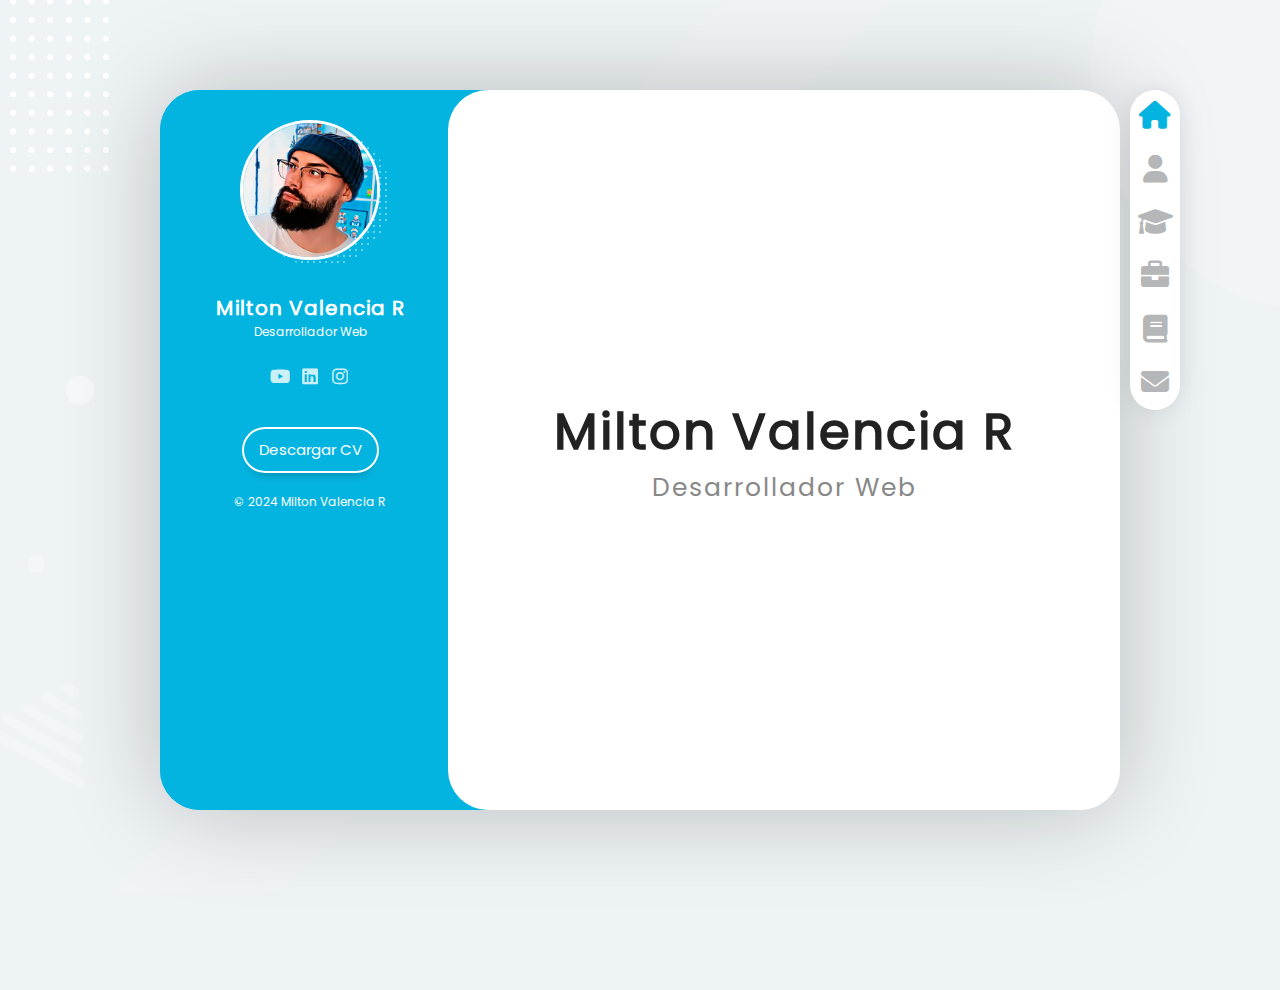
<file: index.html>
<!DOCTYPE html>
<html lang="es">
  <head>
    <meta charset="UTF-8" />
    <meta name="viewport" content="width=device-width, initial-scale=1.0" />
    <title>Portafolio - Milton Valencia</title>
    <link
      rel="stylesheet"
      href="assets/fonts/fontawesome-free-6.1.2-web/css/all.min.css"
    />
    <link rel="stylesheet" href="assets/fonts/poppins/poppins.css" />
    <link rel="stylesheet" href="/assets/css/reset.css" />
    <link rel="stylesheet" href="assets/css/style.css" />
  </head>

  <body>
    <!-- LAYOUT PRINCIPAL -->
    <div class="layout">
      <!-- Barra lateral (info de usuario) -->
      <aside class="layout__aside">
        <section class="aside__user-info">
          <!-- Información general de usuario -->
          <div class="user-info__general">
            <div class="user-info__container-image">
              <img
                src="assets/img/default-user.jpg"
                alt="user-photo"
                class="user-info__image"
              />
            </div>
            <h2 class="user-info__name">Milton Valencia R</h2>
            <h4 class="user-info__job">Desarrollador Web</h4>
          </div>

          <!-- Menu de navegación -->
          <nav class="layout__menu">
            <ul class="menu__list">
              <li class="menu__option">
                <a href="index.html" class="menu__link menu__link--active">
                  <i class="menu__icon fa-solid fa-house"></i>
                  <span class="menu__overlay">Home</span>
                </a>
              </li>
              <li class="menu__option">
                <a href="sobre-mi.html" class="menu__link">
                  <i class="menu__icon fa-solid fa-user"></i>
                  <span class="menu__overlay">Sobre mi</span>
                </a>
              </li>
              <li class="menu__option">
                <a href="estudios.html" class="menu__link">
                  <i class="menu__icon fa-solid fa-graduation-cap"></i>
                  <span class="menu__overlay">Estudios</span>
                </a>
              </li>
              <li class="menu__option">
                <a href="portafolio.html" class="menu__link">
                  <i class="menu__icon fa-solid fa-briefcase"></i>
                  <span class="menu__overlay">Portafolio</span>
                </a>
              </li>
              <li class="menu__option">
                <a href="blog.html" class="menu__link">
                  <i class="menu__icon fa-solid fa-book"></i>
                  <span class="menu__overlay">Blog</span>
                </a>
              </li>
              <li class="menu__option">
                <a href="contacto.html" class="menu__link">
                  <i class="menu__icon fa-solid fa-envelope"></i>
                  <span class="menu__overlay">Contacto</span>
                </a>
              </li>
            </ul>
          </nav>

          <!-- Redes sociales -->
          <div class="user-info__links">
            <ul class="links__social">
              <li class="social__option">
                <a href="#" class="social__link">
                  <i class="social__icon fa-brands fa-youtube"></i>
                </a>
              </li>
              <li class="social__option">
                <a href="#" class="social__link">
                  <i class="social__icon fa-brands fa-linkedin"></i>
                </a>
              </li>
              <li class="social__option">
                <a href="#" class="social__link">
                  <i class="social__icon fa-brands fa-instagram"></i>
                </a>
              </li>
            </ul>
          </div>

          <!-- Botón descargar hoja de vida -->
          <div class="user-info__buttons">
            <a href="#" class="user-info__btn"> Descargar CV </a>
          </div>

          <!-- Pie de pagina -->
          <footer class="user-info__footer">
            &copy; 2024 Milton Valencia R
          </footer>
        </section>
      </aside>

      <!-- Contenido Principal -->

      <main class="layout__content">
        <section class="content__page">
          <h1 class="page__name">Milton Valencia R</h1>
          <h2 class="page__job">Desarrollador Web</h2>
        </section>
      </main>
    </div>
  </body>
</html>
</file>
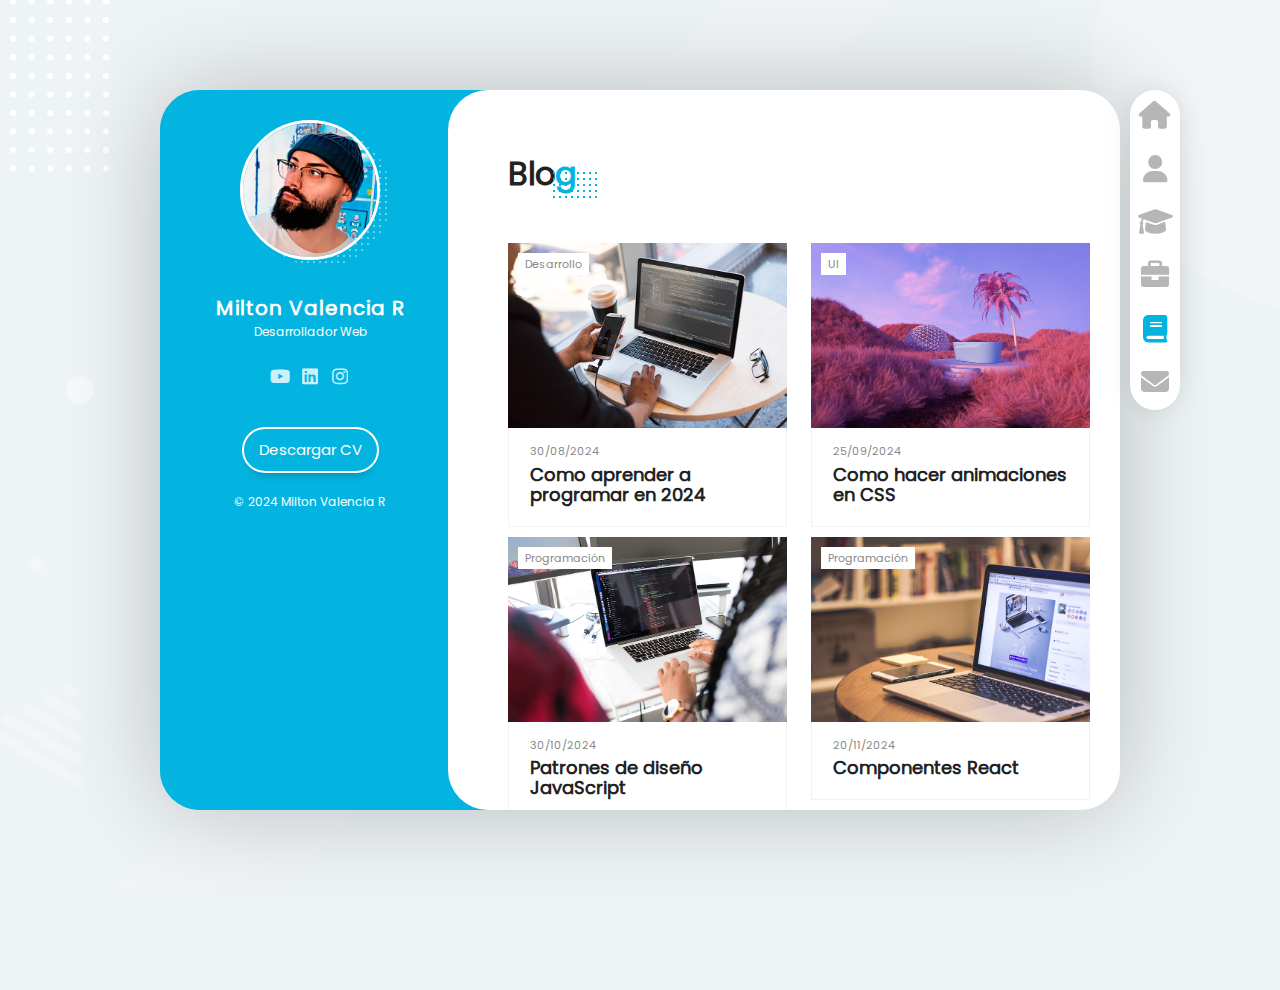
<file: blog.html>
<!DOCTYPE html>
<html lang="es">
  <head>
    <meta charset="UTF-8" />
    <meta name="viewport" content="width=device-width, initial-scale=1.0" />
    <title>Portafolio - Milton Valencia</title>
    <link
      rel="stylesheet"
      href="assets/fonts/fontawesome-free-6.1.2-web/css/all.min.css"
    />
    <link rel="stylesheet" href="assets/fonts/poppins/poppins.css" />
    <link rel="stylesheet" href="/assets/css/reset.css" />
    <link rel="stylesheet" href="assets/css/style.css" />
  </head>

  <body>
    <!-- LAYOUT PRINCIPAL -->
    <div class="layout">
      <!-- Barra lateral (info de usuario) -->
      <aside class="layout__aside">
        <section class="aside__user-info">
          <!-- Información general de usuario -->
          <div class="user-info__general">
            <div class="user-info__container-image">
              <img
                src="assets/img/default-user.jpg"
                alt="user-photo"
                class="user-info__image"
              />
            </div>
            <h2 class="user-info__name">Milton Valencia R</h2>
            <h4 class="user-info__job">Desarrollador Web</h4>
          </div>

          <!-- Menu de navegación -->
          <nav class="layout__menu">
            <ul class="menu__list">
              <li class="menu__option">
                <a href="index.html" class="menu__link">
                  <i class="menu__icon fa-solid fa-house"></i>
                  <span class="menu__overlay">Home</span>
                </a>
              </li>
              <li class="menu__option">
                <a href="sobre-mi.html" class="menu__link">
                  <i class="menu__icon fa-solid fa-user"></i>
                  <span class="menu__overlay">Sobre mi</span>
                </a>
              </li>
              <li class="menu__option">
                <a href="curriculum.html" class="menu__link">
                  <i class="menu__icon fa-solid fa-graduation-cap"></i>
                  <span class="menu__overlay">Curriculum</span>
                </a>
              </li>
              <li class="menu__option">
                <a href="portafolio.html" class="menu__link">
                  <i class="menu__icon fa-solid fa-briefcase"></i>
                  <span class="menu__overlay">Portafolio</span>
                </a>
              </li>
              <li class="menu__option">
                <a href="blog.html" class="menu__link menu__link--active">
                  <i class="menu__icon fa-solid fa-book"></i>
                  <span class="menu__overlay">Blog</span>
                </a>
              </li>
              <li class="menu__option">
                <a href="contacto.html" class="menu__link">
                  <i class="menu__icon fa-solid fa-envelope"></i>
                  <span class="menu__overlay">Contacto</span>
                </a>
              </li>
            </ul>
          </nav>

          <!-- Redes sociales -->
          <div class="user-info__links">
            <ul class="links__social">
              <li class="social__option">
                <a href="#" class="social__link">
                  <i class="social__icon fa-brands fa-youtube"></i>
                </a>
              </li>
              <li class="social__option">
                <a href="#" class="social__link">
                  <i class="social__icon fa-brands fa-linkedin"></i>
                </a>
              </li>
              <li class="social__option">
                <a href="#" class="social__link">
                  <i class="social__icon fa-brands fa-instagram"></i>
                </a>
              </li>
            </ul>
          </div>

          <!-- Botón descargar hoja de vida -->
          <div class="user-info__buttons">
            <a href="#" class="user-info__btn"> Descargar CV </a>
          </div>

          <!-- Pie de pagina -->
          <footer class="user-info__footer">
            &copy; 2024 Milton Valencia R
          </footer>
        </section>
      </aside>

      <!-- Contenido Principal -->

      <main class="layout__content">
        <section class="content__page content__blog">
          <!-- CONTENIDO SITIO WEB -->
          <header class="blog__header">
            <h1 class="blog__title">Blo<span class="title__color">g</span></h1>
          </header>

          <section class="blog__articles">
            <article class="articles__article">
              <div class="article__top">
                <div class="article__category">Desarrollo</div>
                <a href="#" class="article__image-link">
                  <div class="article__mask">
                    <img
                      src="assets/img/articulo-1.jpg"
                      alt="imagen-articulo"
                      class="article__image"
                    />
                  </div>
                  <div class="article__logo">
                    <i class="article__icon fa-solid fa-book"></i>
                  </div>
                </a>
              </div>
              <div class="article__bottom">
                <time datetime="2024-08-30" class="article__date"
                  >30/08/2024</time
                >
                <a href="#" class="article__link">
                  <h2 class="article__title">
                    Como aprender a programar en 2024
                  </h2>
                </a>
              </div>
            </article>

            <article class="articles__article">
              <div class="article__top">
                <div class="article__category">UI</div>
                <a href="#" class="article__image-link">
                  <div class="article__mask">
                    <img
                      src="assets/img/articulo-2.jpg"
                      alt="imagen-articulo"
                      class="article__image"
                    />
                  </div>
                  <div class="article__logo">
                    <i class="article__icon fa-solid fa-computer"></i>
                  </div>
                </a>
              </div>
              <div class="article__bottom">
                <time datetime="2024-09-25" class="article__date"
                  >25/09/2024</time
                >
                <a href="#" class="article__link">
                  <h2 class="article__title">Como hacer animaciones en CSS</h2>
                </a>
              </div>
            </article>

            <article class="articles__article">
              <div class="article__top">
                <div class="article__category">Programación</div>
                <a href="#" class="article__image-link">
                  <div class="article__mask">
                    <img
                      src="assets/img/articulo-3.jpg"
                      alt="imagen-articulo"
                      class="article__image"
                    />
                  </div>
                  <div class="article__logo">
                    <i class="article__icon fa-solid fa-terminal"></i>
                  </div>
                </a>
              </div>
              <div class="article__bottom">
                <time datetime="2024-09-25" class="article__date"
                  >30/10/2024</time
                >
                <a href="#" class="article__link">
                  <h2 class="article__title">Patrones de diseño JavaScript</h2>
                </a>
              </div>
            </article>

            <article class="articles__article">
              <div class="article__top">
                <div class="article__category">Programación</div>
                <a href="#" class="article__image-link">
                  <div class="article__mask">
                    <img
                      src="assets/img/articulo-4.jpg"
                      alt="imagen-articulo"
                      class="article__image"
                    />
                  </div>
                  <div class="article__logo">
                    <i class="article__icon fa-solid fa-computer"></i>
                  </div>
                </a>
              </div>
              <div class="article__bottom">
                <time datetime="2024-09-25" class="article__date"
                  >20/11/2024</time
                >
                <a href="#" class="article__link">
                  <h2 class="article__title">Componentes React</h2>
                </a>
              </div>
            </article>
          </section>
        </section>
      </main>
    </div>
  </body>
</html>
</file>
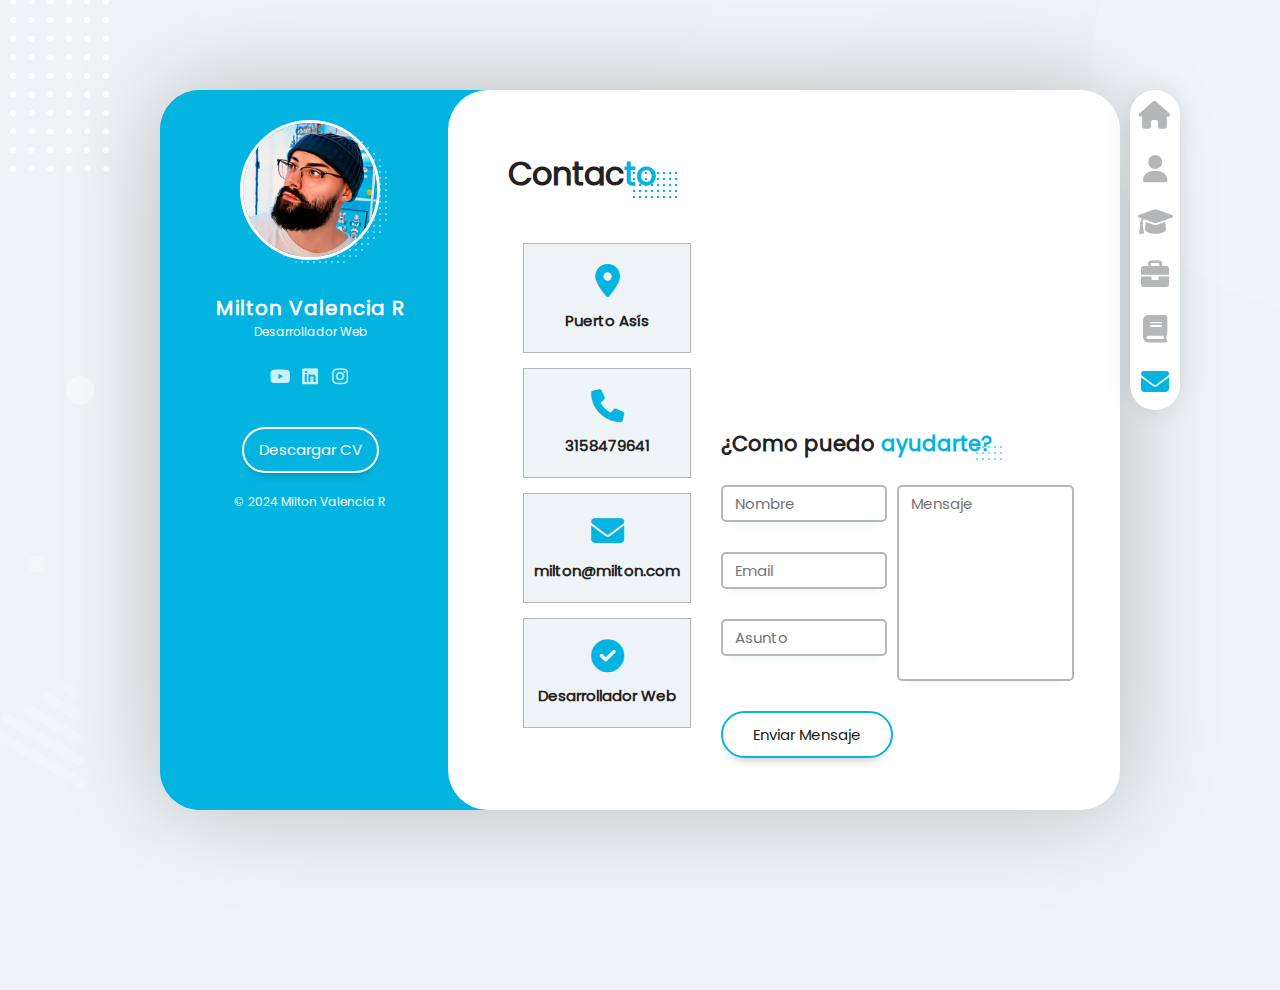
<file: contacto.html>
<!DOCTYPE html>
<html lang="es">
  <head>
    <meta charset="UTF-8" />
    <meta name="viewport" content="width=device-width, initial-scale=1.0" />
    <title>Portafolio - Milton Valencia</title>
    <link
      rel="stylesheet"
      href="assets/fonts/fontawesome-free-6.1.2-web/css/all.min.css"
    />
    <link rel="stylesheet" href="assets/fonts/poppins/poppins.css" />
    <link rel="stylesheet" href="/assets/css/reset.css" />
    <link rel="stylesheet" href="assets/css/style.css" />
  </head>

  <body>
    <!-- LAYOUT PRINCIPAL -->
    <div class="layout">
      <!-- Barra lateral (info de usuario) -->
      <aside class="layout__aside">
        <section class="aside__user-info">
          <!-- Información general de usuario -->
          <div class="user-info__general">
            <div class="user-info__container-image">
              <img
                src="assets/img/default-user.jpg"
                alt="user-photo"
                class="user-info__image"
              />
            </div>
            <h2 class="user-info__name">Milton Valencia R</h2>
            <h4 class="user-info__job">Desarrollador Web</h4>
          </div>

          <!-- Menu de navegación -->
          <nav class="layout__menu">
            <ul class="menu__list">
              <li class="menu__option">
                <a href="index.html" class="menu__link">
                  <i class="menu__icon fa-solid fa-house"></i>
                  <span class="menu__overlay">Home</span>
                </a>
              </li>
              <li class="menu__option">
                <a href="sobre-mi.html" class="menu__link">
                  <i class="menu__icon fa-solid fa-user"></i>
                  <span class="menu__overlay">Sobre mi</span>
                </a>
              </li>
              <li class="menu__option">
                <a href="curriculum.html" class="menu__link">
                  <i class="menu__icon fa-solid fa-graduation-cap"></i>
                  <span class="menu__overlay">Curriculum</span>
                </a>
              </li>
              <li class="menu__option">
                <a href="portafolio.html" class="menu__link">
                  <i class="menu__icon fa-solid fa-briefcase"></i>
                  <span class="menu__overlay">Portafolio</span>
                </a>
              </li>
              <li class="menu__option">
                <a href="blog.html" class="menu__link">
                  <i class="menu__icon fa-solid fa-book"></i>
                  <span class="menu__overlay">Blog</span>
                </a>
              </li>
              <li class="menu__option">
                <a href="contacto.html" class="menu__link menu__link--active">
                  <i class="menu__icon fa-solid fa-envelope"></i>
                  <span class="menu__overlay">Contacto</span>
                </a>
              </li>
            </ul>
          </nav>

          <!-- Redes sociales -->
          <div class="user-info__links">
            <ul class="links__social">
              <li class="social__option">
                <a href="#" class="social__link">
                  <i class="social__icon fa-brands fa-youtube"></i>
                </a>
              </li>
              <li class="social__option">
                <a href="#" class="social__link">
                  <i class="social__icon fa-brands fa-linkedin"></i>
                </a>
              </li>
              <li class="social__option">
                <a href="#" class="social__link">
                  <i class="social__icon fa-brands fa-instagram"></i>
                </a>
              </li>
            </ul>
          </div>

          <!-- Botón descargar hoja de vida -->
          <div class="user-info__buttons">
            <a href="#" class="user-info__btn"> Descargar CV </a>
          </div>

          <!-- Pie de pagina -->
          <footer class="user-info__footer">
            &copy; 2024 Milton Valencia R
          </footer>
        </section>
      </aside>

      <!-- Contenido Principal -->

      <main class="layout__content">
        <section class="content__page content__contact">
          <!-- CONTENIDO SITIO WEB -->
          <header class="contact__header">
            <h1 class="contact__title">
              Contac<span class="title__color">to</span>
            </h1>
          </header>

          <div class="contact__container">
            <section class="contact__info">
              <div class="contact__data">
                <i class="contact__icon fa-solid fa-location-dot"></i>
                <h2 class="contact__subtitle-info">Puerto Asís</h2>
              </div>
              <div class="contact__data">
                <i class="contact__icon fa-solid fa-phone"></i>
                <h2 class="contact__subtitle-info">3158479641</h2>
              </div>
              <div class="contact__data">
                <i class="contact__icon fa-solid fa-envelope"></i>
                <h2 class="contact__subtitle-info">milton@milton.com</h2>
              </div>
              <div class="contact__data">
                <i class="contact__icon fa-solid fa-circle-check"></i>
                <h2 class="contact__subtitle-info">Desarrollador Web</h2>
              </div>
            </section>
            <section class="contact__form">
              <!-- GOOGLE MAP -->
              <div class="contact__map" id="load-iframe-map">
                <span class="loader"></span>
              </div>
              <!-- FORMULARIO CONTACTO -->
              <header class="contact__form-header">
                <h3 class="contact__subtitle">
                  ¿Como puedo <span class="subtitle__color">ayudarte?</span>
                </h3>
              </header>
              <form action="" class="contact__form-input">
                <div class="form__container">
                  <section class="form__left">
                    <div class="form__group">
                      <input
                        type="text"
                        class="form__input"
                        name="name"
                        placeholder="Nombre"
                        required
                      />
                      <label for="name" class="form__label">Nombre</label>
                    </div>
                    <div class="form__group">
                      <input
                        type="email"
                        class="form__input"
                        name="email"
                        placeholder="Email"
                        required
                      />
                      <label for="email" class="form__label">Email</label>
                    </div>
                    <div class="form__group">
                      <input
                        type="text"
                        class="form__input"
                        name="subject"
                        placeholder="Asunto"
                        required
                      />
                      <label for="subject" class="form__label">Asunto</label>
                    </div>
                  </section>

                  <section class="form__right">
                    <div class="form__group">
                      <textarea
                        class="form__input form__input--textarea"
                        name="message"
                        placeholder="Mensaje"
                        required
                      ></textarea>
                      <label for="message" class="form__label">Mensaje</label>
                    </div>
                  </section>
                </div>
                <input
                  type="button"
                  value="Enviar Mensaje"
                  class="form__button"
                />
              </form>
            </section>
          </div>
        </section>
      </main>
    </div>
    <script src="assets/js/map.js" defer></script>
  </body>
</html>
</file>
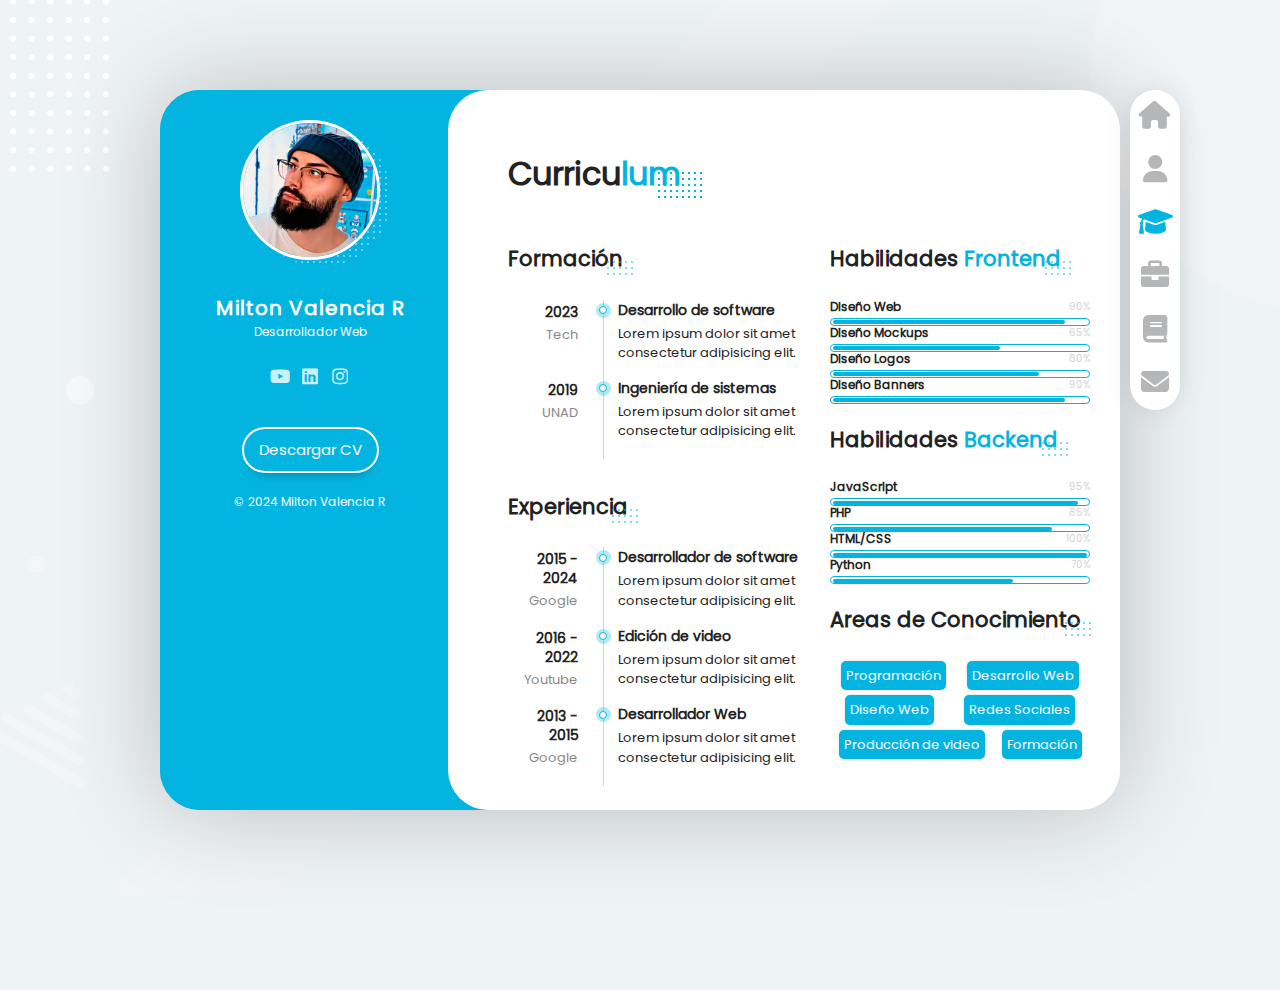
<file: curriculum.html>
<!DOCTYPE html>
<html lang="es">
  <head>
    <meta charset="UTF-8" />
    <meta name="viewport" content="width=device-width, initial-scale=1.0" />
    <title>Portafolio - Milton Valencia</title>
    <link
      rel="stylesheet"
      href="assets/fonts/fontawesome-free-6.1.2-web/css/all.min.css"
    />
    <link rel="stylesheet" href="assets/fonts/poppins/poppins.css" />
    <link rel="stylesheet" href="/assets/css/reset.css" />
    <link rel="stylesheet" href="assets/css/style.css" />
  </head>

  <body>
    <!-- LAYOUT PRINCIPAL -->
    <div class="layout">
      <!-- Barra lateral (info de usuario) -->
      <aside class="layout__aside">
        <section class="aside__user-info">
          <!-- Información general de usuario -->
          <div class="user-info__general">
            <div class="user-info__container-image">
              <img
                src="assets/img/default-user.jpg"
                alt="user-photo"
                class="user-info__image"
              />
            </div>
            <h2 class="user-info__name">Milton Valencia R</h2>
            <h4 class="user-info__job">Desarrollador Web</h4>
          </div>

          <!-- Menu de navegación -->
          <nav class="layout__menu">
            <ul class="menu__list">
              <li class="menu__option">
                <a href="index.html" class="menu__link">
                  <i class="menu__icon fa-solid fa-house"></i>
                  <span class="menu__overlay">Home</span>
                </a>
              </li>
              <li class="menu__option">
                <a href="sobre-mi.html" class="menu__link">
                  <i class="menu__icon fa-solid fa-user"></i>
                  <span class="menu__overlay">Sobre mi</span>
                </a>
              </li>
              <li class="menu__option">
                <a href="curriculum.html" class="menu__link menu__link--active">
                  <i class="menu__icon fa-solid fa-graduation-cap"></i>
                  <span class="menu__overlay">Curriculum</span>
                </a>
              </li>
              <li class="menu__option">
                <a href="portafolio.html" class="menu__link">
                  <i class="menu__icon fa-solid fa-briefcase"></i>
                  <span class="menu__overlay">Portafolio</span>
                </a>
              </li>
              <li class="menu__option">
                <a href="blog.html" class="menu__link">
                  <i class="menu__icon fa-solid fa-book"></i>
                  <span class="menu__overlay">Blog</span>
                </a>
              </li>
              <li class="menu__option">
                <a href="contacto.html" class="menu__link">
                  <i class="menu__icon fa-solid fa-envelope"></i>
                  <span class="menu__overlay">Contacto</span>
                </a>
              </li>
            </ul>
          </nav>

          <!-- Redes sociales -->
          <div class="user-info__links">
            <ul class="links__social">
              <li class="social__option">
                <a href="#" class="social__link">
                  <i class="social__icon fa-brands fa-youtube"></i>
                </a>
              </li>
              <li class="social__option">
                <a href="#" class="social__link">
                  <i class="social__icon fa-brands fa-linkedin"></i>
                </a>
              </li>
              <li class="social__option">
                <a href="#" class="social__link">
                  <i class="social__icon fa-brands fa-instagram"></i>
                </a>
              </li>
            </ul>
          </div>

          <!-- Botón descargar hoja de vida -->
          <div class="user-info__buttons">
            <a href="#" class="user-info__btn"> Descargar CV </a>
          </div>

          <!-- Pie de pagina -->
          <footer class="user-info__footer">
            &copy; 2024 Milton Valencia R
          </footer>
        </section>
      </aside>

      <!-- Contenido Principal -->

      <main class="layout__content">
        <section class="content__page content__resume">
          <!-- CONTENIDO SITIO WEB -->
          <header class="resume__header">
            <h1 class="resume__title">
              Curricu<span class="title__color">lum</span>
            </h1>
          </header>
          <div class="resume__container">
            <!-- BLOQUE IZQUIERDO -->
            <section class="resume__left">
              <!-- FORMACIÓN -->
              <header class="resume__subheader">
                <h2 class="resume__subtitle">Formación</h2>
              </header>

              <div class="resume__timelines">
                <article class="timelines__timeline">
                  <header class="timeline__header">
                    <h3 class="timeline__year">2023</h3>
                    <span class="timeline__company">Tech</span>
                  </header>
                  <div class="timeline__divider"></div>
                  <div class="timeline__description">
                    <h3 class="timeline__title">Desarrollo de software</h3>
                    <p class="timeline__text">
                      Lorem ipsum dolor sit amet consectetur adipisicing elit.
                    </p>
                  </div>
                </article>

                <article class="timelines__timeline">
                  <header class="timeline__header">
                    <h3 class="timeline__year">2019</h3>
                    <span class="timeline__company">UNAD</span>
                  </header>
                  <div class="timeline__divider"></div>
                  <div class="timeline__description">
                    <h3 class="timeline__title">Ingeniería de sistemas</h3>
                    <p class="timeline__text">
                      Lorem ipsum dolor sit amet consectetur adipisicing elit.
                    </p>
                  </div>
                </article>
              </div>
              <!-- EXPERIENCIA LABORAL -->
              <header class="resume__subheader">
                <h2 class="resume__subtitle">Experiencia</h2>
              </header>

              <div class="resume__timelines">
                <article class="timelines__timeline">
                  <header class="timeline__header">
                    <h3 class="timeline__year">2015 - 2024</h3>
                    <span class="timeline__company">Google</span>
                  </header>
                  <div class="timeline__divider"></div>
                  <div class="timeline__description">
                    <h3 class="timeline__title">Desarrollador de software</h3>
                    <p class="timeline__text">
                      Lorem ipsum dolor sit amet consectetur adipisicing elit.
                    </p>
                  </div>
                </article>

                <article class="timelines__timeline">
                  <header class="timeline__header">
                    <h3 class="timeline__year">2016 - 2022</h3>
                    <span class="timeline__company">Youtube</span>
                  </header>
                  <div class="timeline__divider"></div>
                  <div class="timeline__description">
                    <h3 class="timeline__title">Edición de video</h3>
                    <p class="timeline__text">
                      Lorem ipsum dolor sit amet consectetur adipisicing elit.
                    </p>
                  </div>
                </article>

                <article class="timelines__timeline">
                  <header class="timeline__header">
                    <h3 class="timeline__year">2013 - 2015</h3>
                    <span class="timeline__company">Google</span>
                  </header>
                  <div class="timeline__divider"></div>
                  <div class="timeline__description">
                    <h3 class="timeline__title">Desarrollador Web</h3>
                    <p class="timeline__text">
                      Lorem ipsum dolor sit amet consectetur adipisicing elit.
                    </p>
                  </div>
                </article>
              </div>
            </section>
            <!-- BLOQUE DERECHO -->
            <section class="resume__right">
              <!-- SKILL Y BARRAS DE PROGRESO -->
              <header class="resume__subheader">
                <h2 class="resume__subtitle">
                  Habilidades <span class="subtitle__color">Frontend</span>
                </h2>
              </header>

              <div class="resume__skills">
                <article class="skills__title">
                  <h4 class="skills__text">Diseño Web</h4>
                  <span class="skills__number">90%</span>
                </article>
                <div class="skills__progressbar">
                  <div class="skills__percentage skills__percentage--p1"></div>
                </div>

                <article class="skills__title">
                  <h4 class="skills__text">Diseño Mockups</h4>
                  <span class="skills__number">65%</span>
                </article>
                <div class="skills__progressbar">
                  <div class="skills__percentage skills__percentage--p2"></div>
                </div>

                <article class="skills__title">
                  <h4 class="skills__text">Diseño Logos</h4>
                  <span class="skills__number">80%</span>
                </article>
                <div class="skills__progressbar">
                  <div class="skills__percentage skills__percentage--p3"></div>
                </div>

                <article class="skills__title">
                  <h4 class="skills__text">Diseño Banners</h4>
                  <span class="skills__number">90%</span>
                </article>
                <div class="skills__progressbar">
                  <div class="skills__percentage skills__percentage--p4"></div>
                </div>
              </div>

              <header class="resume__subheader">
                <h2 class="resume__subtitle">
                  Habilidades <span class="subtitle__color">Backend</span>
                </h2>
              </header>

              <div class="resume__skills">
                <article class="skills__title">
                  <h4 class="skills__text">JavaScript</h4>
                  <span class="skills__number">95%</span>
                </article>
                <div class="skills__progressbar">
                  <div class="skills__percentage skills__percentage--p5"></div>
                </div>

                <article class="skills__title">
                  <h4 class="skills__text">PHP</h4>
                  <span class="skills__number">85%</span>
                </article>
                <div class="skills__progressbar">
                  <div class="skills__percentage skills__percentage--p6"></div>
                </div>

                <article class="skills__title">
                  <h4 class="skills__text">HTML/CSS</h4>
                  <span class="skills__number">100%</span>
                </article>
                <div class="skills__progressbar">
                  <div class="skills__percentage skills__percentage--p7"></div>
                </div>

                <article class="skills__title">
                  <h4 class="skills__text">Python</h4>
                  <span class="skills__number">70%</span>
                </article>
                <div class="skills__progressbar">
                  <div class="skills__percentage skills__percentage--p8"></div>
                </div>
              </div>

              <!-- AREAS DE CONOCIMIENTO -->
              <header class="resume__subheader">
                <h2 class="resume__subtitle">Areas de Conocimiento</h2>
              </header>

              <div class="resume__knowledges">
                <ul class="knowledges__list">
                  <li class="knowledges__option">Programación</li>
                  <li class="knowledges__option">Desarrollo Web</li>
                  <li class="knowledges__option">Diseño Web</li>
                  <li class="knowledges__option">Redes Sociales</li>
                  <li class="knowledges__option">Producción de video</li>
                  <li class="knowledges__option">Formación</li>
                </ul>
              </div>
            </section>
          </div>

          <!-- SESIÓN CERTIFICADOS -->
          <div class="resume__certificates">
            <header class="resume__subheader">
              <h2 class="resume__subtitle">Certificados</h2>
            </header>

            <section class="certificates__container">
              <article class="certificates__certificate">
                <figure class="certificates__logo">
                  <img
                    src="assets/img/certificado-1.png"
                    class="certificates__image"
                    alt="certificado"
                  />
                  <figcaption class="certificate__content">
                    <h4 class="certificate__title">
                      Master en PHP, SQL, POO, MVC, Laravel, Symfony, Wordpress
                      y mas
                    </h4>
                    <span class="certificate__id"
                      ><b>ID Verification:</b> 7891</span
                    >
                    <span class="certificate__date">10/05/2023</span>
                  </figcaption>
                </figure>
              </article>

              <article class="certificates__certificate">
                <figure class="certificates__logo">
                  <img
                    src="assets/img/certificado-1.png"
                    class="certificates__image"
                    alt="certificado"
                  />
                  <figcaption class="certificate__content">
                    <h4 class="certificate__title">
                      Master en pruebas tecnicas: mas de 70 ejercicios de código
                    </h4>
                    <span class="certificate__id"
                      ><b>ID Verification:</b> 12234</span
                    >
                    <span class="certificate__date">10/05/2024</span>
                  </figcaption>
                </figure>
              </article>
            </section>
          </div>
          <!-- FIN CONTENIDO SITIO WEB -->
        </section>
      </main>
    </div>
  </body>
</html>
</file>
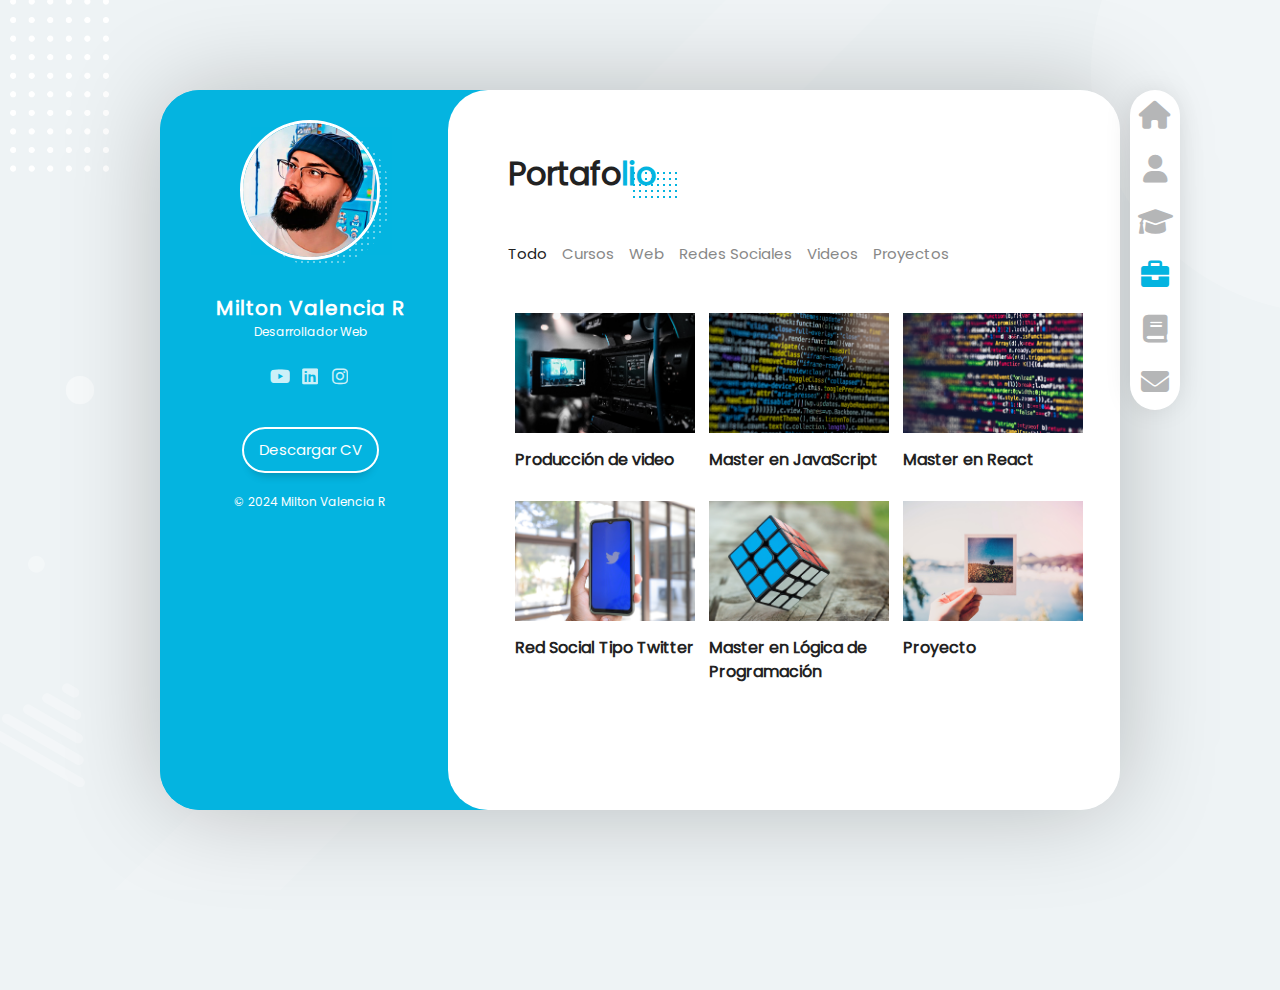
<file: portafolio.html>
<!DOCTYPE html>
<html lang="es">
  <head>
    <meta charset="UTF-8" />
    <meta name="viewport" content="width=device-width, initial-scale=1.0" />
    <title>Portafolio - Milton Valencia</title>
    <link
      rel="stylesheet"
      href="assets/fonts/fontawesome-free-6.1.2-web/css/all.min.css"
    />
    <link rel="stylesheet" href="assets/fonts/poppins/poppins.css" />
    <link rel="stylesheet" href="/assets/css/reset.css" />
    <link rel="stylesheet" href="assets/css/style.css" />
  </head>

  <body>
    <!-- LAYOUT PRINCIPAL -->
    <div class="layout">
      <!-- Barra lateral (info de usuario) -->
      <aside class="layout__aside">
        <section class="aside__user-info">
          <!-- Información general de usuario -->
          <div class="user-info__general">
            <div class="user-info__container-image">
              <img
                src="assets/img/default-user.jpg"
                alt="user-photo"
                class="user-info__image"
              />
            </div>
            <h2 class="user-info__name">Milton Valencia R</h2>
            <h4 class="user-info__job">Desarrollador Web</h4>
          </div>

          <!-- Menu de navegación -->
          <nav class="layout__menu">
            <ul class="menu__list">
              <li class="menu__option">
                <a href="index.html" class="menu__link">
                  <i class="menu__icon fa-solid fa-house"></i>
                  <span class="menu__overlay">Home</span>
                </a>
              </li>
              <li class="menu__option">
                <a href="sobre-mi.html" class="menu__link">
                  <i class="menu__icon fa-solid fa-user"></i>
                  <span class="menu__overlay">Sobre mi</span>
                </a>
              </li>
              <li class="menu__option">
                <a href="curriculum.html" class="menu__link">
                  <i class="menu__icon fa-solid fa-graduation-cap"></i>
                  <span class="menu__overlay">Curriculum</span>
                </a>
              </li>
              <li class="menu__option">
                <a href="portafolio.html" class="menu__link menu__link--active">
                  <i class="menu__icon fa-solid fa-briefcase"></i>
                  <span class="menu__overlay">Portafolio</span>
                </a>
              </li>
              <li class="menu__option">
                <a href="blog.html" class="menu__link">
                  <i class="menu__icon fa-solid fa-book"></i>
                  <span class="menu__overlay">Blog</span>
                </a>
              </li>
              <li class="menu__option">
                <a href="contacto.html" class="menu__link">
                  <i class="menu__icon fa-solid fa-envelope"></i>
                  <span class="menu__overlay">Contacto</span>
                </a>
              </li>
            </ul>
          </nav>

          <!-- Redes sociales -->
          <div class="user-info__links">
            <ul class="links__social">
              <li class="social__option">
                <a href="#" class="social__link">
                  <i class="social__icon fa-brands fa-youtube"></i>
                </a>
              </li>
              <li class="social__option">
                <a href="#" class="social__link">
                  <i class="social__icon fa-brands fa-linkedin"></i>
                </a>
              </li>
              <li class="social__option">
                <a href="#" class="social__link">
                  <i class="social__icon fa-brands fa-instagram"></i>
                </a>
              </li>
            </ul>
          </div>

          <!-- Botón descargar hoja de vida -->
          <div class="user-info__buttons">
            <a href="#" class="user-info__btn"> Descargar CV </a>
          </div>

          <!-- Pie de pagina -->
          <footer class="user-info__footer">
            &copy; 2024 Milton Valencia R
          </footer>
        </section>
      </aside>

      <!-- Contenido Principal -->

      <main class="layout__content">
        <section class="content__page content__portfolio">
          <!-- CONTENIDO SITIO WEB -->
          <header class="portfolio__header">
            <h1 class="portfolio__title">
              Portafo<span class="title__color">lio</span>
            </h1>
          </header>

          <div class="portfolio__container">
            <!-- MENU PORTAFOLIO -->
            <nav class="portfolio__navbar">
              <ul class="portfolio__menu">
                <li class="portfolio__option portfolio__option--active">
                  <a href="#" class="portfolio__link">Todo</a>
                </li>
                <li class="portfolio__option">
                  <a href="#" class="portfolio__link">Cursos</a>
                </li>
                <li class="portfolio__option">
                  <a href="#" class="portfolio__link">Web</a>
                </li>
                <li class="portfolio__option">
                  <a href="#" class="portfolio__link">Redes Sociales</a>
                </li>
                <li class="portfolio__option">
                  <a href="#" class="portfolio__link">Videos</a>
                </li>
                <li class="portfolio__option">
                  <a href="#" class="portfolio__link">Proyectos</a>
                </li>
              </ul>
            </nav>

            <!-- SESIÓN GALERÍA DE PROYECTOS -->
            <section class="portfolio__gallery">
              <figure class="gallery__item">
                <div class="gallery__container-image">
                  <a href="#" class="gallery__link">
                    <img
                      src="assets/img/galeria-1.jpg"
                      alt="imagen de proyecto"
                      class="gallery__image"
                    />
                  </a>
                </div>
                <figcaption class="gallery__title">
                  Producción de video
                </figcaption>
                <i class="gallery__icon fa-solid fa-video-camera"></i>
                <span class="gallery__category">Videos</span>
              </figure>

              <figure class="gallery__item">
                <div class="gallery__container-image">
                  <a href="#" class="gallery__link">
                    <img
                      src="assets/img/galeria-2.jpg"
                      alt="imagen de proyecto"
                      class="gallery__image"
                    />
                  </a>
                </div>
                <figcaption class="gallery__title">
                  Master en JavaScript
                </figcaption>
                <i class="gallery__icon fa-solid fa-code"></i>
                <span class="gallery__category">Cursos</span>
              </figure>

              <figure class="gallery__item">
                <div class="gallery__container-image">
                  <a href="#" class="gallery__link">
                    <img
                      src="assets/img/galeria-3.jpg"
                      alt="imagen de proyecto"
                      class="gallery__image"
                    />
                  </a>
                </div>
                <figcaption class="gallery__title">Master en React</figcaption>
                <i class="gallery__icon fa-solid fa-code"></i>
                <span class="gallery__category">Cursos</span>
              </figure>

              <figure class="gallery__item">
                <div class="gallery__container-image">
                  <a href="#" class="gallery__link">
                    <img
                      src="assets/img/galeria-4.jpg"
                      alt="imagen de proyecto"
                      class="gallery__image"
                    />
                  </a>
                </div>
                <figcaption class="gallery__title">
                  Red Social Tipo Twitter
                </figcaption>
                <i class="gallery__icon fa-solid fa-computer"></i>
                <span class="gallery__category">web</span>
              </figure>

              <figure class="gallery__item">
                <div class="gallery__container-image">
                  <a href="#" class="gallery__link">
                    <img
                      src="assets/img/galeria-5.jpg"
                      alt="imagen de proyecto"
                      class="gallery__image"
                    />
                  </a>
                </div>
                <figcaption class="gallery__title">
                  Master en Lógica de Programación
                </figcaption>
                <i class="gallery__icon fa-solid fa-code"></i>
                <span class="gallery__category">Cursos</span>
              </figure>

              <figure class="gallery__item">
                <div class="gallery__container-image">
                  <a href="#" class="gallery__link">
                    <img
                      src="assets/img/galeria-6.jpg"
                      alt="imagen de proyecto"
                      class="gallery__image"
                    />
                  </a>
                </div>
                <figcaption class="gallery__title">Proyecto</figcaption>
                <i class="gallery__icon fa-solid fa-portrait"></i>
                <span class="gallery__category">Galería de imágenes</span>
              </figure>
            </section>
          </div>
        </section>
      </main>
    </div>
  </body>
</html>
</file>
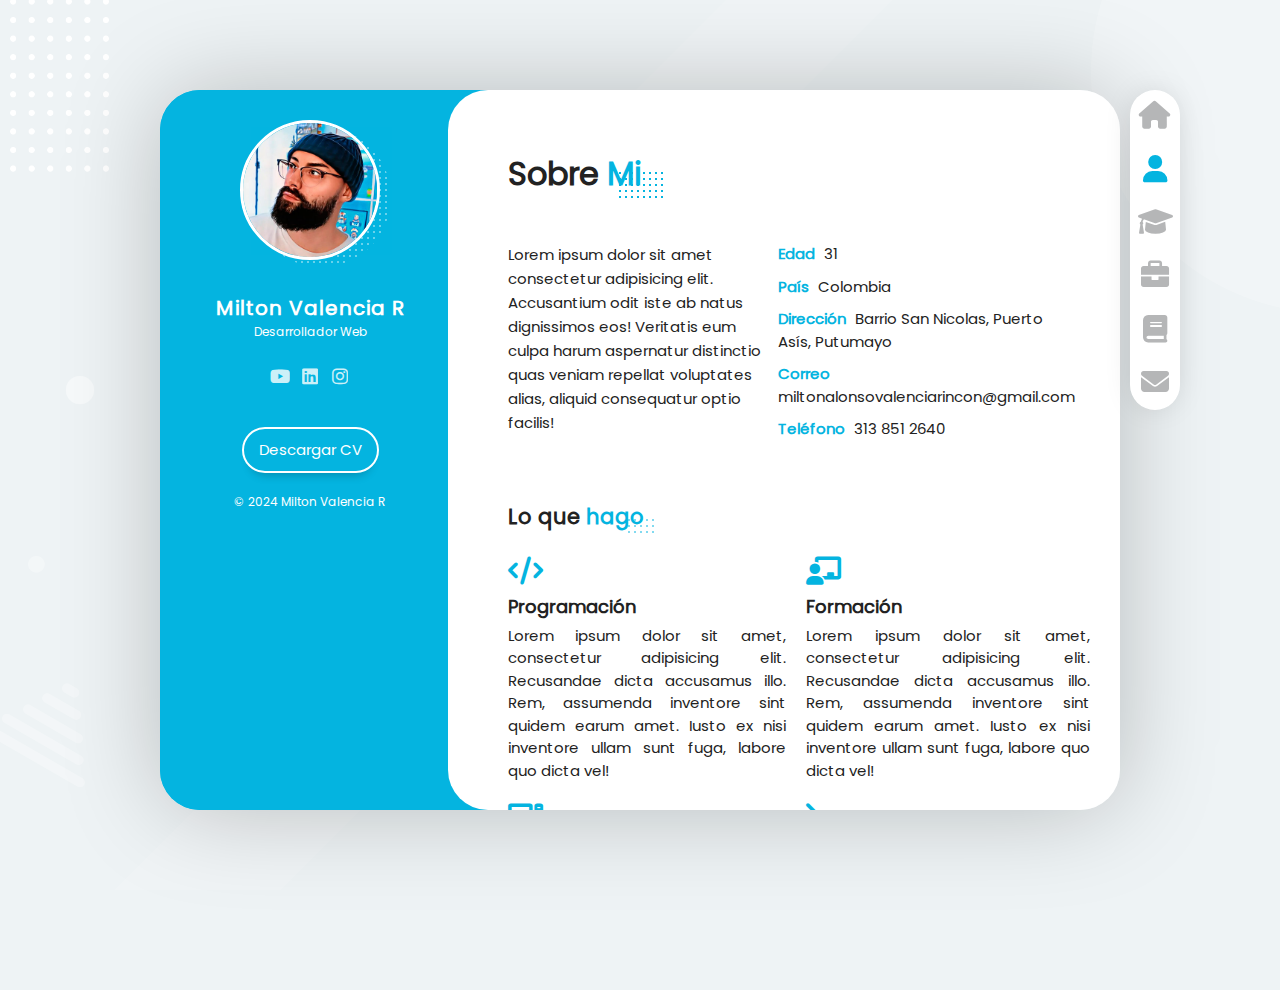
<file: sobre-mi.html>
<!DOCTYPE html>
<html lang="es">
  <head>
    <meta charset="UTF-8" />
    <meta name="viewport" content="width=device-width, initial-scale=1.0" />
    <title>Portafolio - Milton Valencia</title>
    <link
      rel="stylesheet"
      href="assets/fonts/fontawesome-free-6.1.2-web/css/all.min.css"
    />
    <link rel="stylesheet" href="assets/fonts/poppins/poppins.css" />
    <link rel="stylesheet" href="/assets/css/reset.css" />
    <link rel="stylesheet" href="assets/css/style.css" />
  </head>

  <body>
    <!-- LAYOUT PRINCIPAL -->
    <div class="layout">
      <!-- Barra lateral (info de usuario) -->
      <aside class="layout__aside">
        <section class="aside__user-info">
          <!-- Información general de usuario -->
          <div class="user-info__general">
            <div class="user-info__container-image">
              <img
                src="assets/img/default-user.jpg"
                alt="user-photo"
                class="user-info__image"
              />
            </div>
            <h2 class="user-info__name">Milton Valencia R</h2>
            <h4 class="user-info__job">Desarrollador Web</h4>
          </div>

          <!-- Menu de navegación -->
          <nav class="layout__menu">
            <ul class="menu__list">
              <li class="menu__option">
                <a href="index.html" class="menu__link">
                  <i class="menu__icon fa-solid fa-house"></i>
                  <span class="menu__overlay">Home</span>
                </a>
              </li>
              <li class="menu__option">
                <a href="sobre-mi.html" class="menu__link menu__link--active">
                  <i class="menu__icon fa-solid fa-user"></i>
                  <span class="menu__overlay">Sobre mi</span>
                </a>
              </li>
              <li class="menu__option">
                <a href="curriculum.html" class="menu__link">
                  <i class="menu__icon fa-solid fa-graduation-cap"></i>
                  <span class="menu__overlay">Curriculum</span>
                </a>
              </li>
              <li class="menu__option">
                <a href="portafolio.html" class="menu__link">
                  <i class="menu__icon fa-solid fa-briefcase"></i>
                  <span class="menu__overlay">Portafolio</span>
                </a>
              </li>
              <li class="menu__option">
                <a href="blog.html" class="menu__link">
                  <i class="menu__icon fa-solid fa-book"></i>
                  <span class="menu__overlay">Blog</span>
                </a>
              </li>
              <li class="menu__option">
                <a href="contacto.html" class="menu__link">
                  <i class="menu__icon fa-solid fa-envelope"></i>
                  <span class="menu__overlay">Contacto</span>
                </a>
              </li>
            </ul>
          </nav>

          <!-- Redes sociales -->
          <div class="user-info__links">
            <ul class="links__social">
              <li class="social__option">
                <a href="#" class="social__link">
                  <i class="social__icon fa-brands fa-youtube"></i>
                </a>
              </li>
              <li class="social__option">
                <a href="#" class="social__link">
                  <i class="social__icon fa-brands fa-linkedin"></i>
                </a>
              </li>
              <li class="social__option">
                <a href="#" class="social__link">
                  <i class="social__icon fa-brands fa-instagram"></i>
                </a>
              </li>
            </ul>
          </div>

          <!-- Botón descargar hoja de vida -->
          <div class="user-info__buttons">
            <a href="#" class="user-info__btn"> Descargar CV </a>
          </div>

          <!-- Pie de pagina -->
          <footer class="user-info__footer">
            &copy; 2024 Milton Valencia R
          </footer>
        </section>
      </aside>

      <!-- Contenido Principal -->

      <main class="layout__content">
        <section class="content__page content__about">
          <!-- CONTENIDO SITIO WEB -->
          <header class="about__header">
            <h1 class="about__title">
              Sobre <span class="title__color">Mi</span>
            </h1>
          </header>

          <!-- INFORMACIÓN PERSONAL -->
          <section class="about__personal-info">
            <article class="personal-info__biography">
              <p class="personal-info__description">
                Lorem ipsum dolor sit amet consectetur adipisicing elit.
                Accusantium odit iste ab natus dignissimos eos! Veritatis eum
                culpa harum aspernatur distinctio quas veniam repellat
                voluptates alias, aliquid consequatur optio facilis!
              </p>
            </article>
            <div class="personal-info__data">
              <ul class="personal-info__list">
                <li class="personal-info__option">
                  <span class="personal-info__title">Edad</span>
                  <span class="personal-info__value">31</span>
                </li>
                <li class="personal-info__option">
                  <span class="personal-info__title">País</span>
                  <span class="personal-info__value">Colombia</span>
                </li>
                <li class="personal-info__option">
                  <span class="personal-info__title">Dirección</span>
                  <span class="personal-info__value"
                    >Barrio San Nicolas, Puerto Asís, Putumayo</span
                  >
                </li>
                <li class="personal-info__option">
                  <span class="personal-info__title">Correo</span>
                  <span class="personal-info__value"
                    >miltonalonsovalenciarincon@gmail.com</span
                  >
                </li>
                <li class="personal-info__option">
                  <span class="personal-info__title">Teléfono</span>
                  <span class="personal-info__value">313 851 2640</span>
                </li>
              </ul>
            </div>
          </section>

          <!-- SESIÓN DE SERVICIOS -->
          <section class="about__services">
            <header class="services__subheader">
              <h2 class="services__title">
                Lo que <span class="title__color">hago</span>
              </h2>
            </header>
            <div class="services__container">
              <article class="services__service">
                <div class="service__icon">
                  <i class="service__real-icon fa-solid fa-code"></i>
                </div>
                <div class="service__content">
                  <h3 class="service__title">Programación</h3>
                  <p class="service__description">
                    Lorem ipsum dolor sit amet, consectetur adipisicing elit.
                    Recusandae dicta accusamus illo. Rem, assumenda inventore
                    sint quidem earum amet. Iusto ex nisi inventore ullam sunt
                    fuga, labore quo dicta vel!
                  </p>
                </div>
              </article>
              <article class="services__service">
                <div class="service__icon">
                  <i
                    class="service__real-icon fa-solid fa-chalkboard-teacher"
                  ></i>
                </div>
                <div class="service__content">
                  <h3 class="service__title">Formación</h3>
                  <p class="service__description">
                    Lorem ipsum dolor sit amet, consectetur adipisicing elit.
                    Recusandae dicta accusamus illo. Rem, assumenda inventore
                    sint quidem earum amet. Iusto ex nisi inventore ullam sunt
                    fuga, labore quo dicta vel!
                  </p>
                </div>
              </article>
              <article class="services__service">
                <div class="service__icon">
                  <i class="service__real-icon fa-solid fa-computer"></i>
                </div>
                <div class="service__content">
                  <h3 class="service__title">Desarrollo Web</h3>
                  <p class="service__description">
                    Lorem ipsum dolor sit amet, consectetur adipisicing elit.
                    Recusandae dicta accusamus illo. Rem, assumenda inventore
                    sint quidem earum amet. Iusto ex nisi inventore ullam sunt
                    fuga, labore quo dicta vel!
                  </p>
                </div>
              </article>
              <article class="services__service">
                <div class="service__icon">
                  <i class="service__real-icon fa-solid fa-terminal"></i>
                </div>
                <div class="service__content">
                  <h3 class="service__title">Administración</h3>
                  <p class="service__description">
                    Lorem ipsum dolor sit amet, consectetur adipisicing elit.
                    Recusandae dicta accusamus illo. Rem, assumenda inventore
                    sint quidem earum amet. Iusto ex nisi inventore ullam sunt
                    fuga, labore quo dicta vel!
                  </p>
                </div>
              </article>
            </div>
          </section>

          <!-- SESIÓN DE RESEÑAS -->
          <section class="about__reviews">
            <header class="reviews__subheader">
              <h2 class="reviews__title">
                Rese<span class="title__color">ñas</span>
              </h2>
            </header>

            <div class="reviews__container">
              <article class="reviews__review">
                <div class="review__image-container">
                  <img
                    class="review__image"
                    src="assets/img/testimonio1.jpg"
                    alt="review"
                  />
                </div>
                <div class="review__description">
                  <p class="review__text">
                    Lorem ipsum dolor sit amet consectetur adipisicing elit.
                    Culpa obcaecati in illo, soluta quibusdam inventore unde
                    laborum perspiciatis libero distinctio ipsa aspernatur,
                    tempora cupiditate alias molestiae repudiandae voluptatum
                    omnis aperiam.
                  </p>
                </div>
                <div class="review__authour">
                  <div class="review__authour-info">
                    <h3 class="review__name">Ana Lopez</h3>
                    <h4 class="review__company">Developers S.A</h4>
                  </div>

                  <div class="review__authour-icon">
                    <i class="review__icon fa-solid fa-quote-right"></i>
                  </div>
                </div>
              </article>

              <article class="reviews__review">
                <div class="review__image-container">
                  <img
                    class="review__image"
                    src="assets/img/testimonio2.jpg"
                    alt="review"
                  />
                </div>
                <div class="review__description">
                  <p class="review__text">
                    Lorem ipsum dolor sit amet consectetur adipisicing elit.
                    Culpa obcaecati in illo, soluta quibusdam inventore unde
                    laborum perspiciatis libero distinctio ipsa aspernatur,
                    tempora cupiditate alias molestiae repudiandae voluptatum
                    omnis aperiam.
                  </p>
                </div>
                <div class="review__authour">
                  <div class="review__authour-info">
                    <h3 class="review__name">Ruben Martinez</h3>
                    <h4 class="review__company">Full Stack SAS</h4>
                  </div>

                  <div class="review__authour-icon">
                    <i class="review__icon fa-solid fa-quote-right"></i>
                  </div>
                </div>
              </article>
            </div>
          </section>

          <!-- SESIÓN DE CLIENTES -->
          <section class="about__clients">
            <header class="clients__subheader">
              <h2 class="clients__title">
                Client<span class="title__color">es</span>
              </h2>
            </header>
            <div class="clients__container">
              <article class="clients__item">
                <a href="" class="clients__link">
                  <img
                    class="clients__image"
                    src="assets/img/cliente-1.png"
                    alt="logo_cliente"
                  />
                </a>
              </article>
              <article class="clients__item">
                <a href="" class="clients__link">
                  <img
                    class="clients__image"
                    src="assets/img/cliente-2.png"
                    alt="logo_cliente"
                  />
                </a>
              </article>
              <article class="clients__item">
                <a href="" class="clients__link">
                  <img
                    class="clients__image"
                    src="assets/img/cliente-3.png"
                    alt="logo_cliente"
                  />
                </a>
              </article>
              <article class="clients__item">
                <a href="" class="clients__link">
                  <img
                    class="clients__image"
                    src="assets/img/cliente-4.png"
                    alt="logo_cliente"
                  />
                </a>
              </article>
              <article class="clients__item">
                <a href="" class="clients__link">
                  <img
                    class="clients__image"
                    src="assets/img/cliente-5.png"
                    alt="logo_cliente"
                  />
                </a>
              </article>
            </div>
          </section>

          <!-- SESIÓN DE PRECIOS -->
          <section class="about__prices">
            <header class="prices__subheader">
              <h2 class="prices__title">
                Prec<span class="title__color">ios</span>
              </h2>
            </header>
            <div class="prices__container">
              <article class="prices__box">
                <div class="prices__subtitle">
                  <span class="prices__text">Normal</span>
                </div>
                <div class="prices__price">
                  <span class="prices__number">20$</span>
                  <small class="prices__advice">Al mes</small>
                </div>
                <div class="prices__buy">
                  <a class="prices__btn" href="#">Prueba Gratis</a>
                </div>
                <div class="prices__reward">Un curso de desarrollo web</div>
                <div class="prices__reward">Soporte a preguntas</div>
                <div class="prices__reward">Certificado de finalización</div>
              </article>

              <article class="prices__box">
                <div class="prices__subtitle">
                  <span class="prices__text">Premium</span>
                </div>
                <div class="prices__price">
                  <span class="prices__number">50$</span>
                  <small class="prices__advice">Al mes</small>
                </div>
                <div class="prices__buy">
                  <a class="prices__btn" href="#">Prueba Gratis</a>
                </div>
                <div class="prices__reward">Cinco Cursos Desarrollo Web</div>
                <div class="prices__reward">Soporte a prioritario</div>
                <div class="prices__reward">Certificado de finalización</div>
              </article>
            </div>
          </section>

          <!-- SESIÓN EXTRA -->
          <section class="about__extra">
            <header class="extra__subheader">
              <h2 class="extra__title">
                Información <span class="title__color">Extra</span>
              </h2>
            </header>
            <div class="extra__container">
              <article class="extra__info">
                <i class="extra__icon fa-solid fa-heart"></i>
                <h4 class="extra__subtitle">Alumnos Contentos</h4>
                <span class="extra__quantity">375.000</span>
              </article>
              <article class="extra__info">
                <i class="extra__icon fa-solid fa-clock"></i>
                <h4 class="extra__subtitle">Horas de Contenido</h4>
                <span class="extra__quantity">800h</span>
              </article>
              <article class="extra__info">
                <i class="extra__icon fa-solid fa-star"></i>
                <h4 class="extra__subtitle">Puntuación</h4>
                <span class="extra__quantity">9.8</span>
              </article>
            </div>
          </section>
        </section>
      </main>
    </div>
  </body>
</html>
</file>
<file: assets/fonts/poppins/poppins.css>
@font-face {
    font-family: "Poppins";
    src: url("./Poppins-Regular.ttf") format("truetype");
    font-weight: 400;
    font-style: normal;
}
</file>
<file: assets/css/style.css>
/* GLOBAL CSS */
@import url(global.css);

/* ESTILOS SCROLLBAR */
@import url(scroll.css);

/* ESTILOS LOADER CSS */
@import url(loader.css);

/* ESTILOS LAYOUT */
@import url(layout.css);

/* ESTILOS ASIDE */
@import url(aside.css);

/*ESTILOS MENU*/
@import url(menu.css);

/* ESTILOS CONTENIDO PRINCIPAL */
@import url(layaout_content.css);

/* ESTILOS ENCABEZADOS (SOBRE MI, CURRICULUM, PORTAFOLIO, BLOG Y CONTACTO) */
@import url(headers.css);

/* ESTILOS SUBENCABEZADOS (SOBRE MI, CURRICULUM, PORTAFOLIO, BLOG Y CONTACTO) */
@import url(subheader.css);

/* ESTILOS SOBRE MI */
@import url(about.css);

/* ESTILOS CURRICULUM */
@import url(resume.css);

/* ESTILOS PORTAFOLIO */
@import url(portfolio.css);

/* ESTILOS BLOG */
@import url(blog.css);

/* ESTILOS CONTACTO */
@import url(contact.css);
</file>
